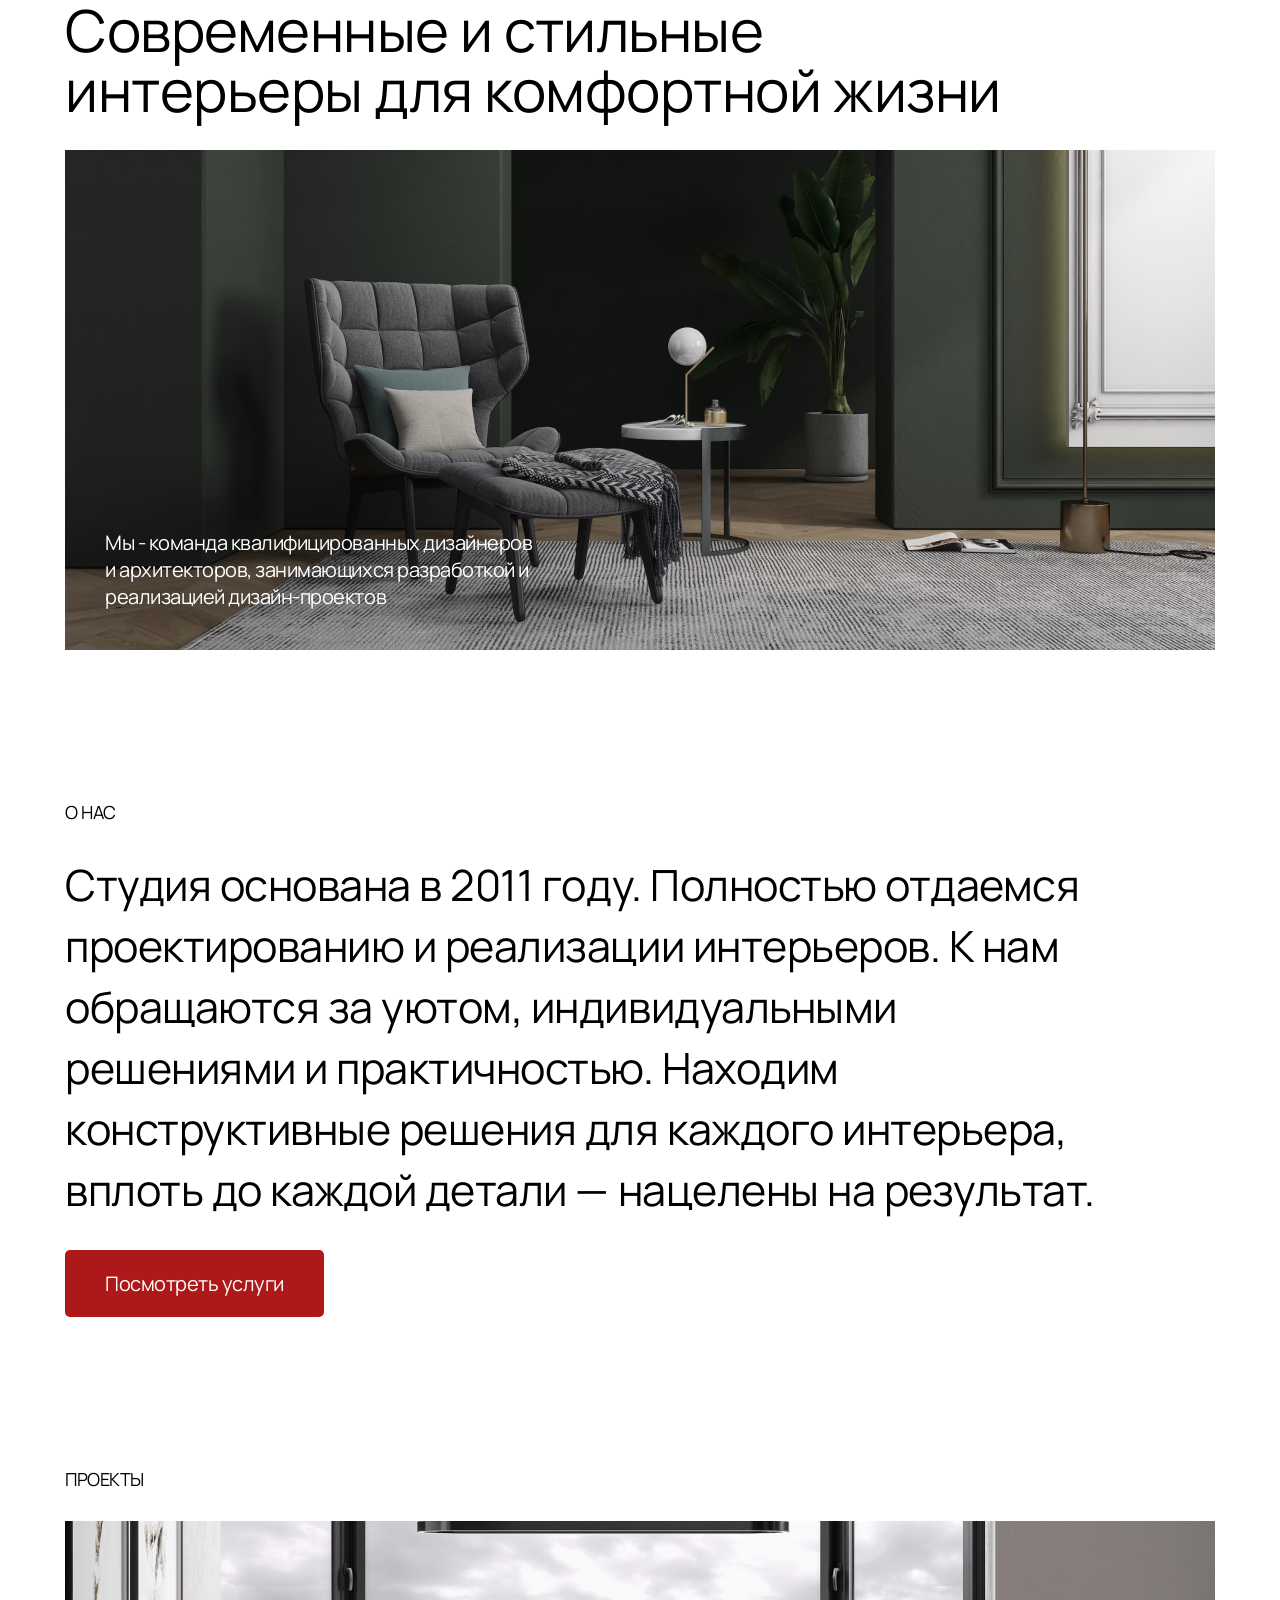
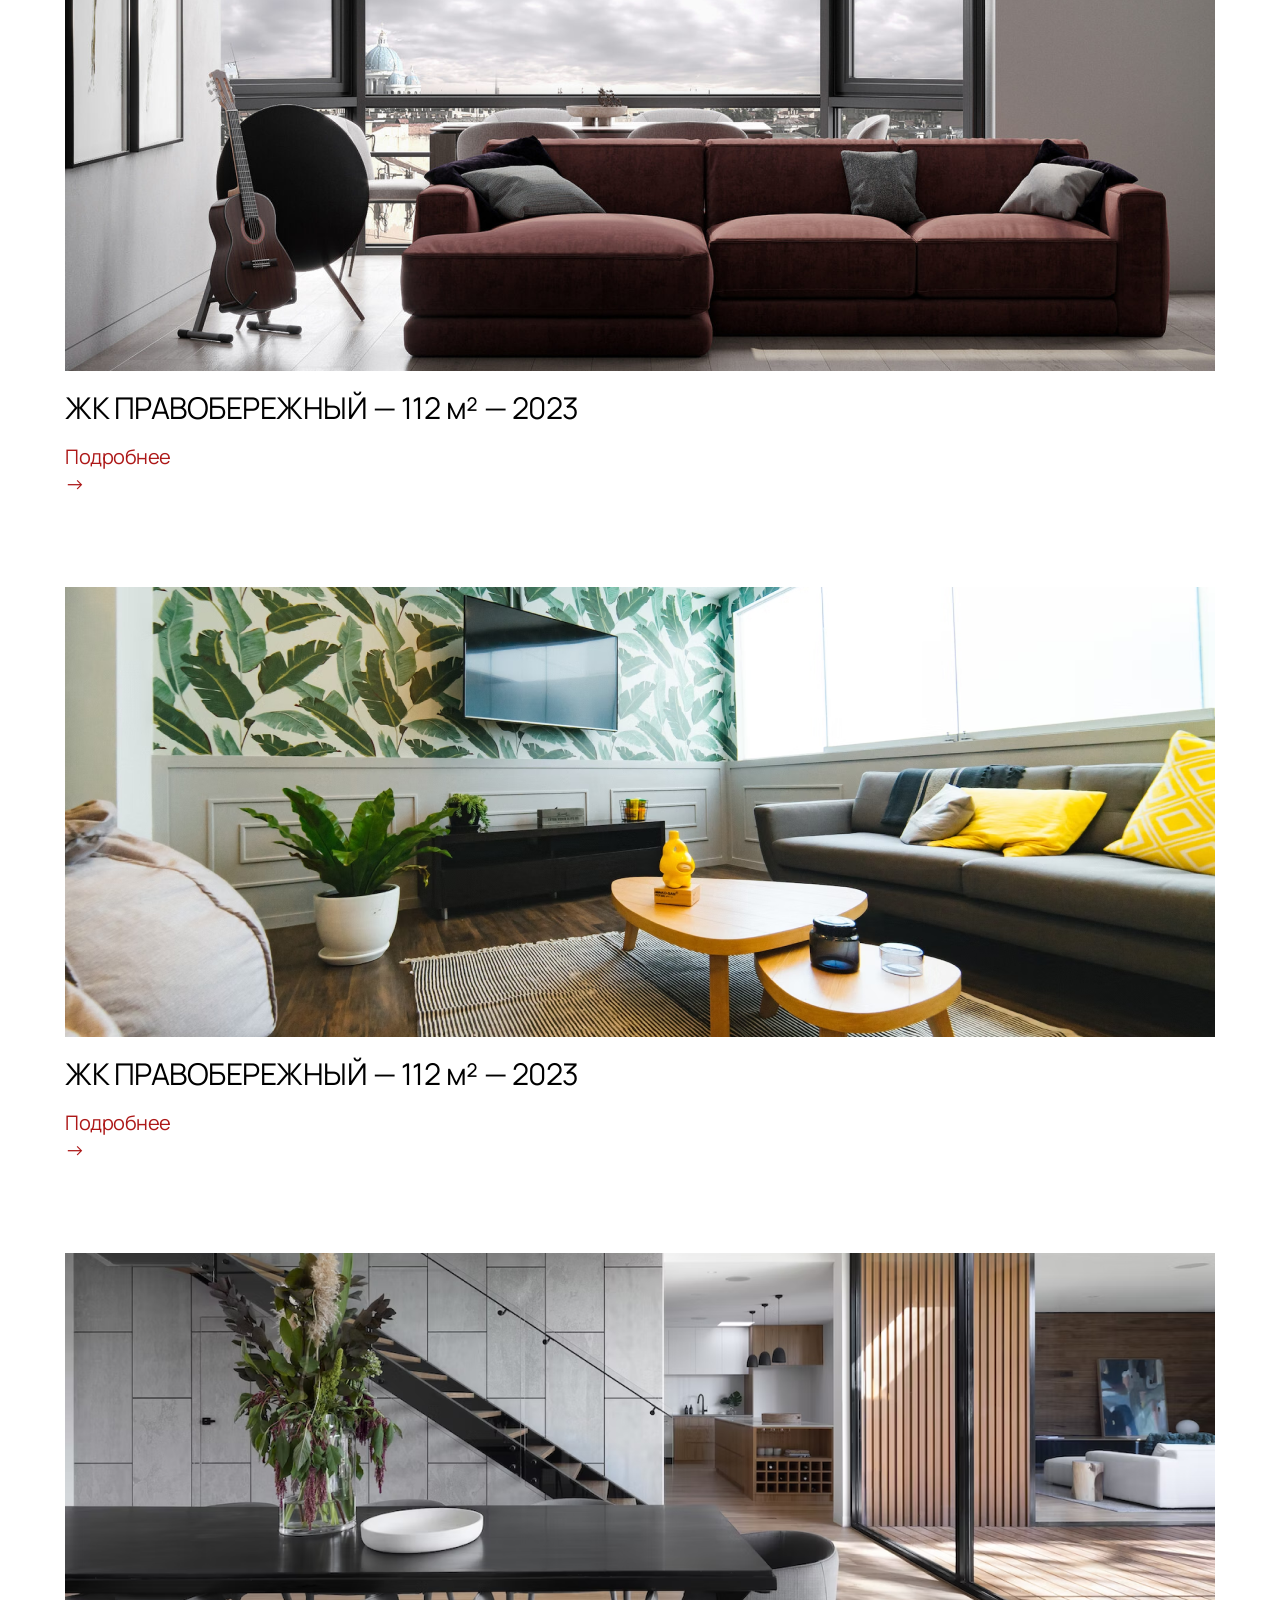
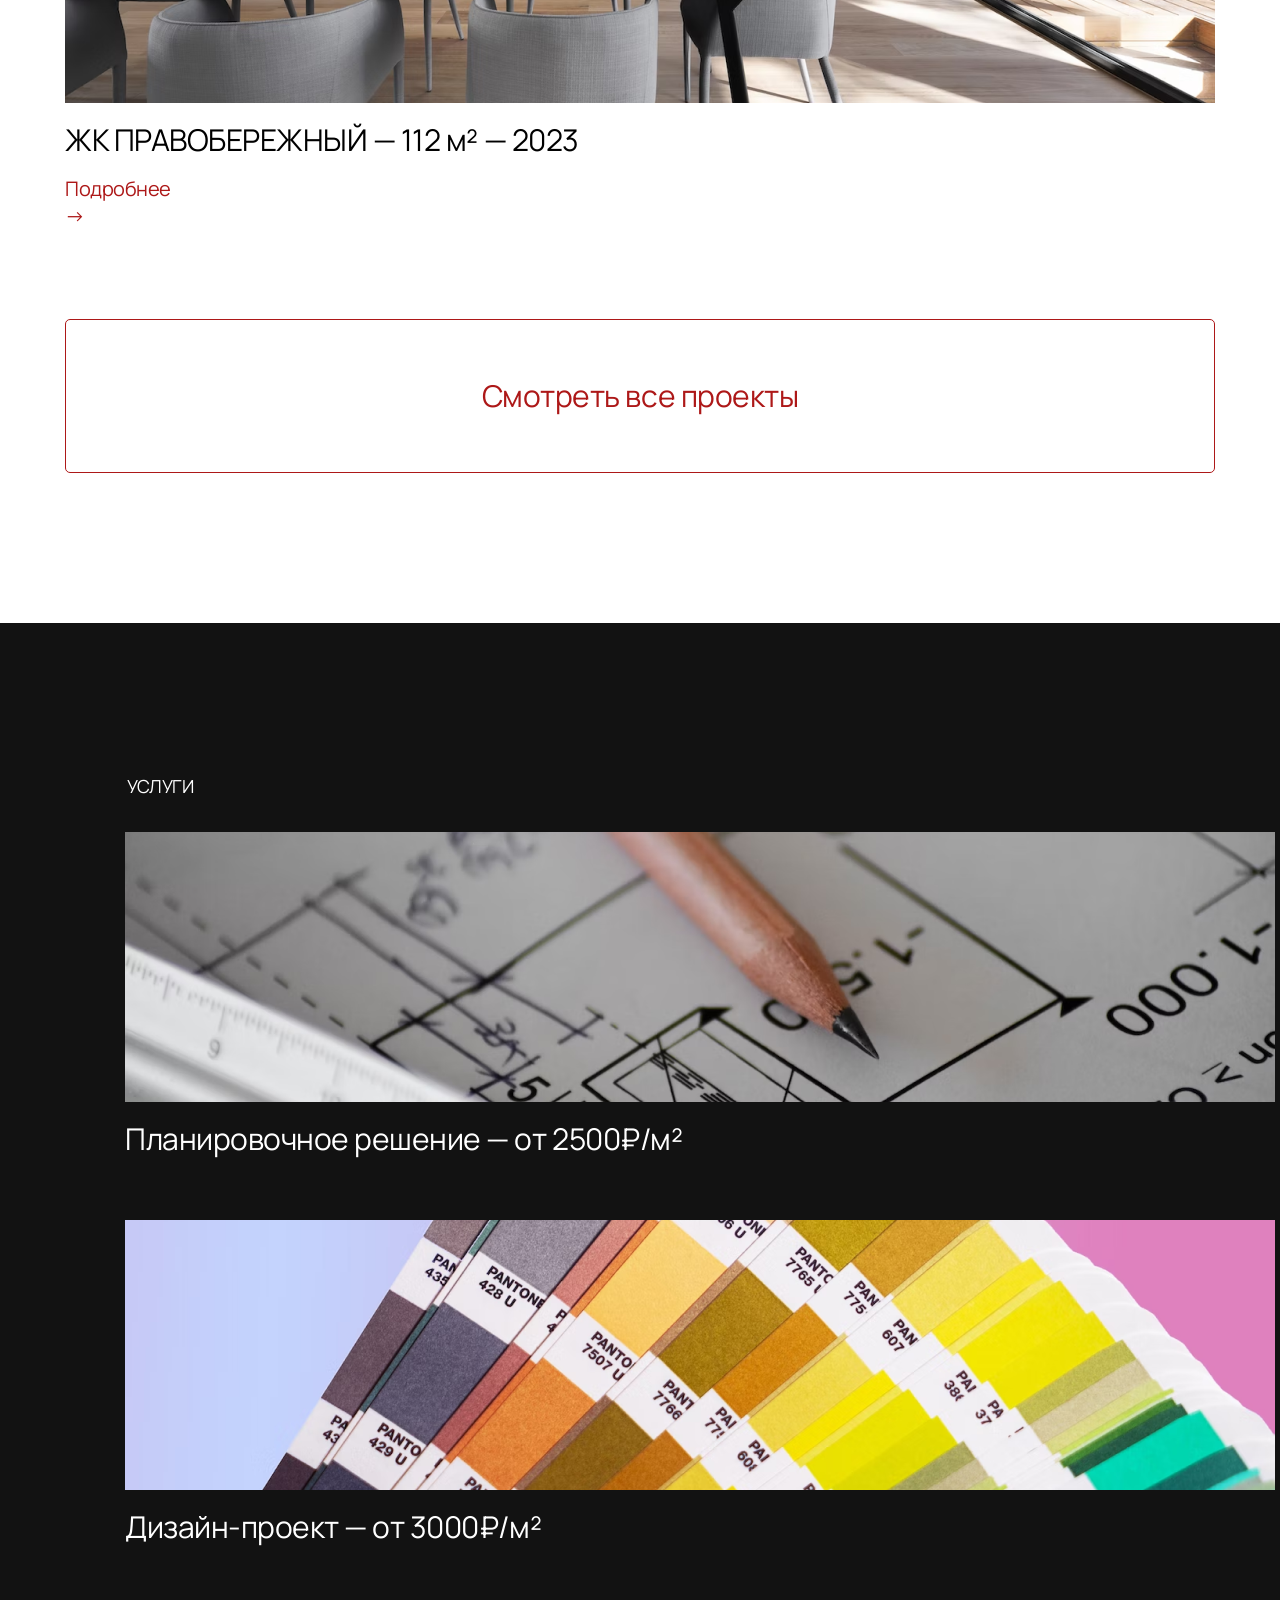
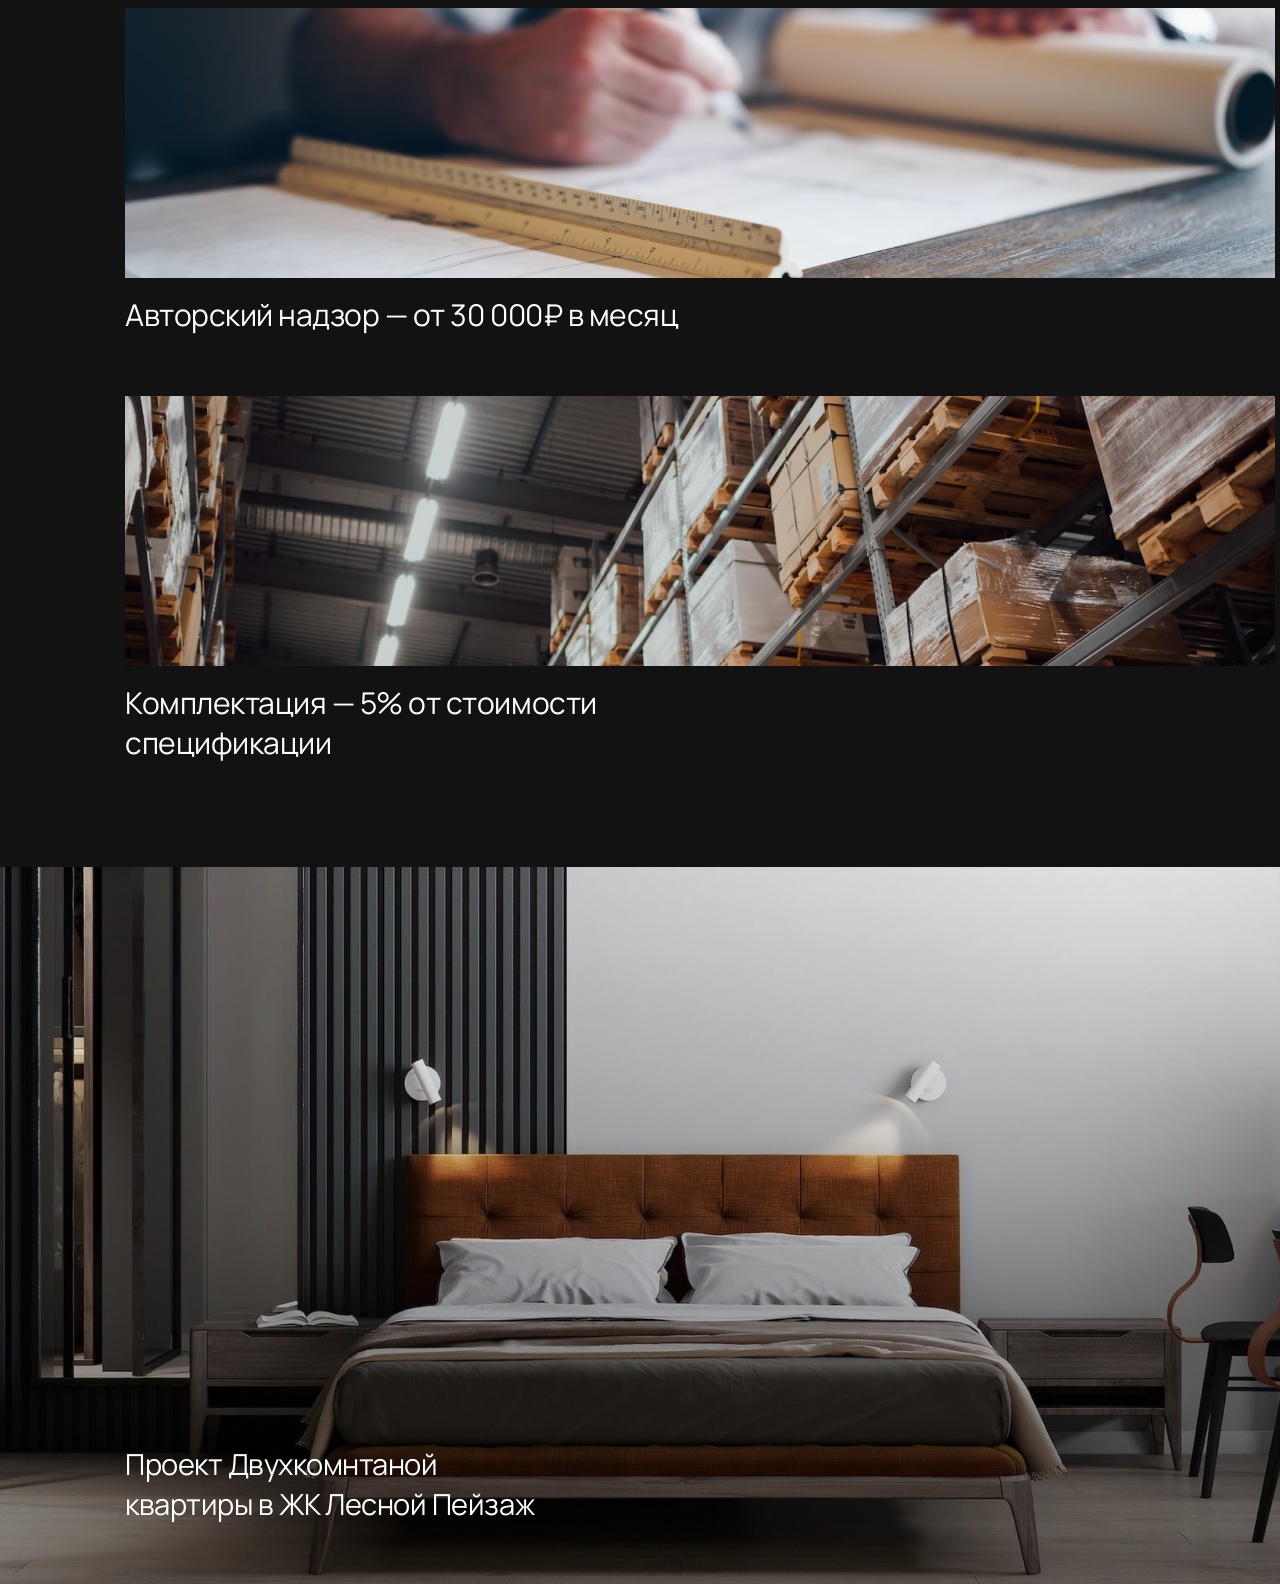
<file: index.html>
<!DOCTYPE html>
<html lang="ru">

<head>
  <meta charset="UTF-8" />
  <title>Метрика</title>
  <link rel="preconnect" href="https://fonts.googleapis.com" />
  <link rel="preconnect" href="https://fonts.gstatic.com" crossorigin />
  <link href="https://fonts.googleapis.com/css2?family=Manrope:wght@200..800&display=swap" rel="stylesheet" />
  <link rel="stylesheet" href="./style/reset.css" />
  <link rel="stylesheet" href="./style/main.css" />
</head>

<body>
  <main>

    <section>
      <div class="hero">
        <h1>Современные и стильные интерьеры для комфортной жизни</h1>
        <div class="hero__interior">
          <p class="hero__interior-text">Мы - команда квалифицированных дизайнеров и архитекторов, занимающихся
            разработкой и
            реализацией
            дизайн-проектов</p>
        </div>
      </div>
    </section>

    <section>
      <div class="about">
        <h2>О НАС</h2>
        <p class="about__text">
          Студия основана в 2011 году. Полностью отдаемся проектированию и реализации интерьеров. К нам обращаются за
          уютом, индивидуальными решениями и практичностью. Находим конструктивные решения для каждого интерьера, вплоть
          до каждой детали — нацелены на результат.
        </p>
        <a class="about__btn" href="#">Посмотреть услуги</a>
      </div>
    </section>


    <section>
      <div class="projects">
        <h2>ПРОЕКТЫ</h2>
        <ul class="">

          <li class="projects__list">
            <img class="projects__red-sofa" src="./img/red sofa.png" alt="">
            <h3 class="projects__title">ЖК ПРАВОБЕРЕЖНЫЙ — 112 м² — 2023</h3>
            <a class="projects__more" href="#">Подробнее →</a>
          </li>

          <li class="projects__list">
            <img class="projects__bright-room" src="./img/bright room.png" alt="">
            <h3 class="projects__title">ЖК ПРАВОБЕРЕЖНЫЙ — 112 м² — 2023</h3>
            <a class="projects__more" href="#">Подробнее →</a>
          </li>

          <li class="projects__list">
            <img class="projects__black-table" src="./img/black table.png" alt="">
            <h3 class="projects__title">ЖК ПРАВОБЕРЕЖНЫЙ — 112 м² — 2023</h3>
            <a class="projects__more" href="#">Подробнее →</a>
          </li>
        </ul>
        <a class="projects__fullscreen-btn" href="#">Смотреть все проекты</a>
      </div>
    </section>

    <section class="services__background">
      <div class="services">
        <h2 class="services-title">УСЛУГИ</h2>

        <ul class="">

          <li class="services__list">
            <img class="services__list-img" src="./img/pencil.png" alt="">
            <p class="services__list-text">Планировочное решение — от 2500₽/м²</p>
          </li>

          <li class="services__list">
            <img class="services__list-img" src="./img/color.png" alt="">
            <p class="services__list-text">Дизайн-проект — от 3000₽/м²</p>
          </li>

          <li class="services__list">
            <img class="services__list-img" src="./img/drawingl.png" alt="">
            <p class="services__list-text">Авторский надзор — от 30 000₽ в месяц</p>
          </li>

          <li class="services__list">
            <img class="services__list-img" src="./img/warehouse.png" alt="">
            <p class="services__list-text">Комплектация — 5% от стоимости спецификации</p>
          </li>

        </ul>

      </div>
    </section>

    <section>
      <div class="bed">
        <h3 class="bed__text-img">Проект Двухкомнтаной квартиры в ЖК Лесной Пейзаж</h3>
      </div>
    </section>

  </main>
</body>

</html>
</file>
<file: style/main.css>
body {
  width: 100%;
  background-color: #f5f5f5;
  font-family: "Manrope", serif;
  letter-spacing: -0.03em;
}

main {
  background-color: white;
}

.hero {
  max-width: 1150px;
  margin: 0 auto;
}

h1 {
  width: 956px;
  height: 120px;
  font-weight: 400;
  font-size: 58px;
  line-height: 60px;
}

h2 {
  margin-top: 150px;
  font-size: 18px;
  font-weight: 400;
  line-height: 24px;

}


h3 {
  margin-top: 15px;
  width: 515px;
  font-weight: 400;
  font-size: 30px;
  line-height: 40px;
}


h3:last-child {
  margin: 0;
}

.hero__interior {
  position: relative;
  margin-top: 30px;
  background-image: url(../img/armchair.png);
  width: 1150px;
  height: 500px;
}

.hero__interior-text {
  position: absolute;
  left: 40px;
  bottom: 40px;
  width: 430px;

  line-height: 27px;
  font-weight: 400;
  font-size: 20px;

  color: #fff;
}



.about {
  max-width: 1150px;
  margin: 0 auto;

}

.about__text {
  margin-top: 30px;
  width: 1048px;
  height: 366px;
  font-weight: 400;
  font-size: 43px;
  line-height: 61px;
}

.about__btn {
  display: inline-block;
  margin-top: 30px;
  padding: 20px 40px;
  border-radius: 5px;
  font-size: 20px;
  line-height: 27px;
  background-color: #AD1818;
  color: white;
  text-decoration: none;
}



.projects {
  max-width: 1150px;
  margin: 0 auto;
}

.projects__list:first-child {
  margin-top: 30px;
}

.projects__list {
  margin-top: 90px;
}

.projects__more {
  display: block;
  margin-top: 15px;
  width: 127px;
  font-weight: 400;
  font-size: 20px;
  line-height: 27px;
  text-decoration: none;
  color: #AD1818;
}

.projects__fullscreen-btn {
  display: block;

  margin-top: 90px;
  margin-bottom: 150px;
  padding: 56px;

  border: 1px solid #AD1818;
  border-radius: 5px;
  font-size: 30px;
  line-height: 40px;
  text-align: center;
  color: #AD1818;
  text-decoration: none;
  background-color: white;
}

.projects__fullscreen-btn:hover {
  color: white;
  background-color: #AD1818;
}



.services {
  width: 1400px;

  height: 1844px;
  margin: 0 auto;
  color: white;
  background-color: #121212;
}

.services-title {
  padding-left: 127px;
  padding-top: 151px;
}

.services__list:first-child {
  margin-top: 34px;
}

.services__list {
  margin-top: 60px;
  padding-left: 125px;
}

.services__list-text {
  margin-top: 15px;
  width: 678px;
  height: 41px;
  font-weight: 400;
  font-size: 30px;
  line-height: 40px;
}




.bed {
  position: relative;
  margin: 0 auto;
  width: 1400px;
  height: 717px;
  background-image: url(../img/bed.png);
}


.bed__text-img {
  position: absolute;
  left: 125px;
  bottom: 60px;
  width: 443px;

  font-weight: 400;
  font-size: 29px;
  line-height: 40px;
  color: white;

}
</file>
